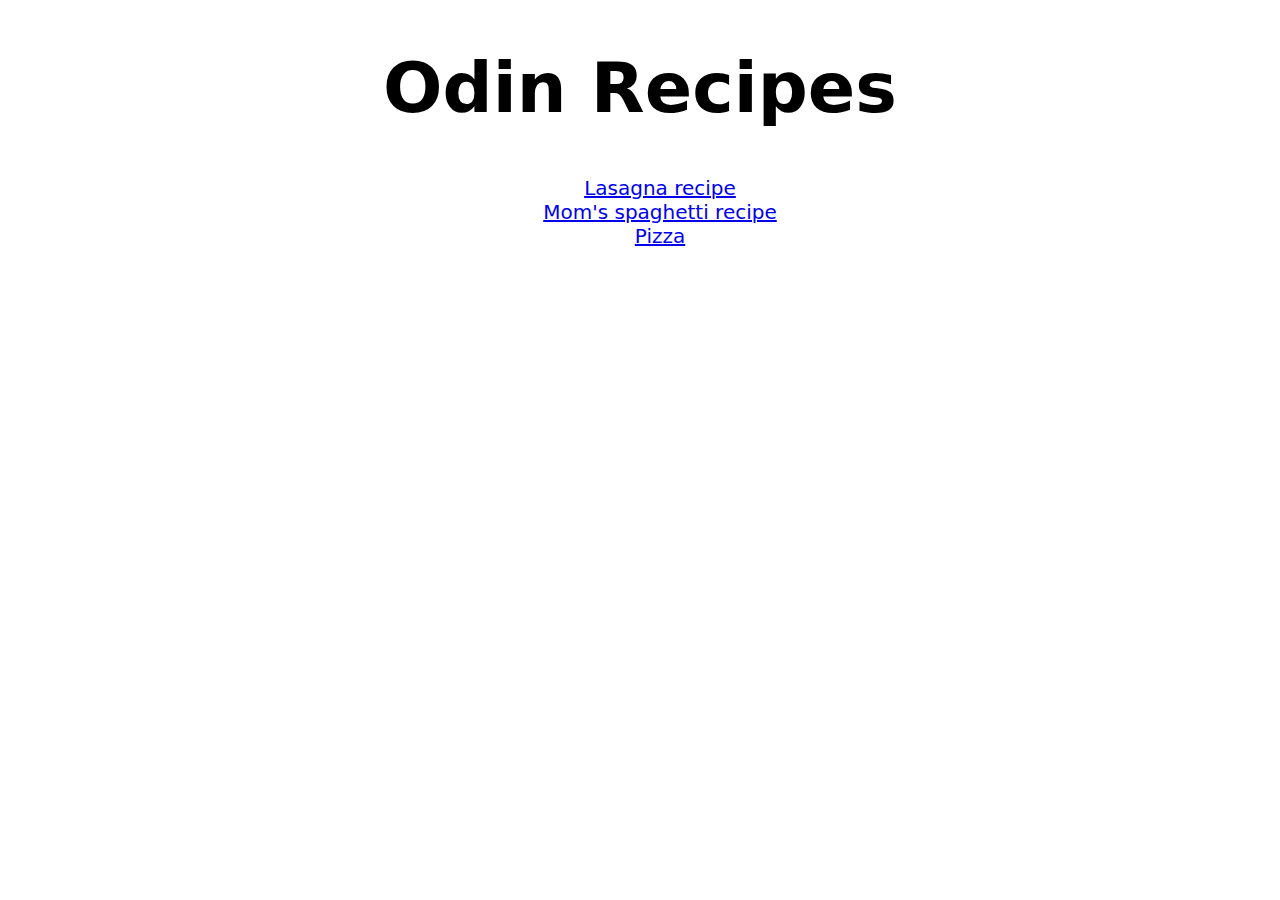
<file: index.html>
<!DOCTYPE html>
<html lang="en">
  <head>
    <meta charset="UTF-8">
    <meta name="viewport" content="width=device-width, initial-scale=1.0">
    <title>Odind Recipes</title>
    <link rel="stylesheet" href="./styles/index.css">
  </head>
  <body>
    <h1 id="main-title">Odin Recipes</h1>
    <ul id="main-list">
      <li>
        <a href="recipes/lasagna.html">Lasagna recipe</a>
      </li>
      <li>
        <a href="recipes/spaghetti.html">Mom's spaghetti recipe</a>
      </li>
      <li>
        <a href="recipes/pizza.html">Pizza</a>
      </li>
    </ul>
  </body>
</html>
</file>
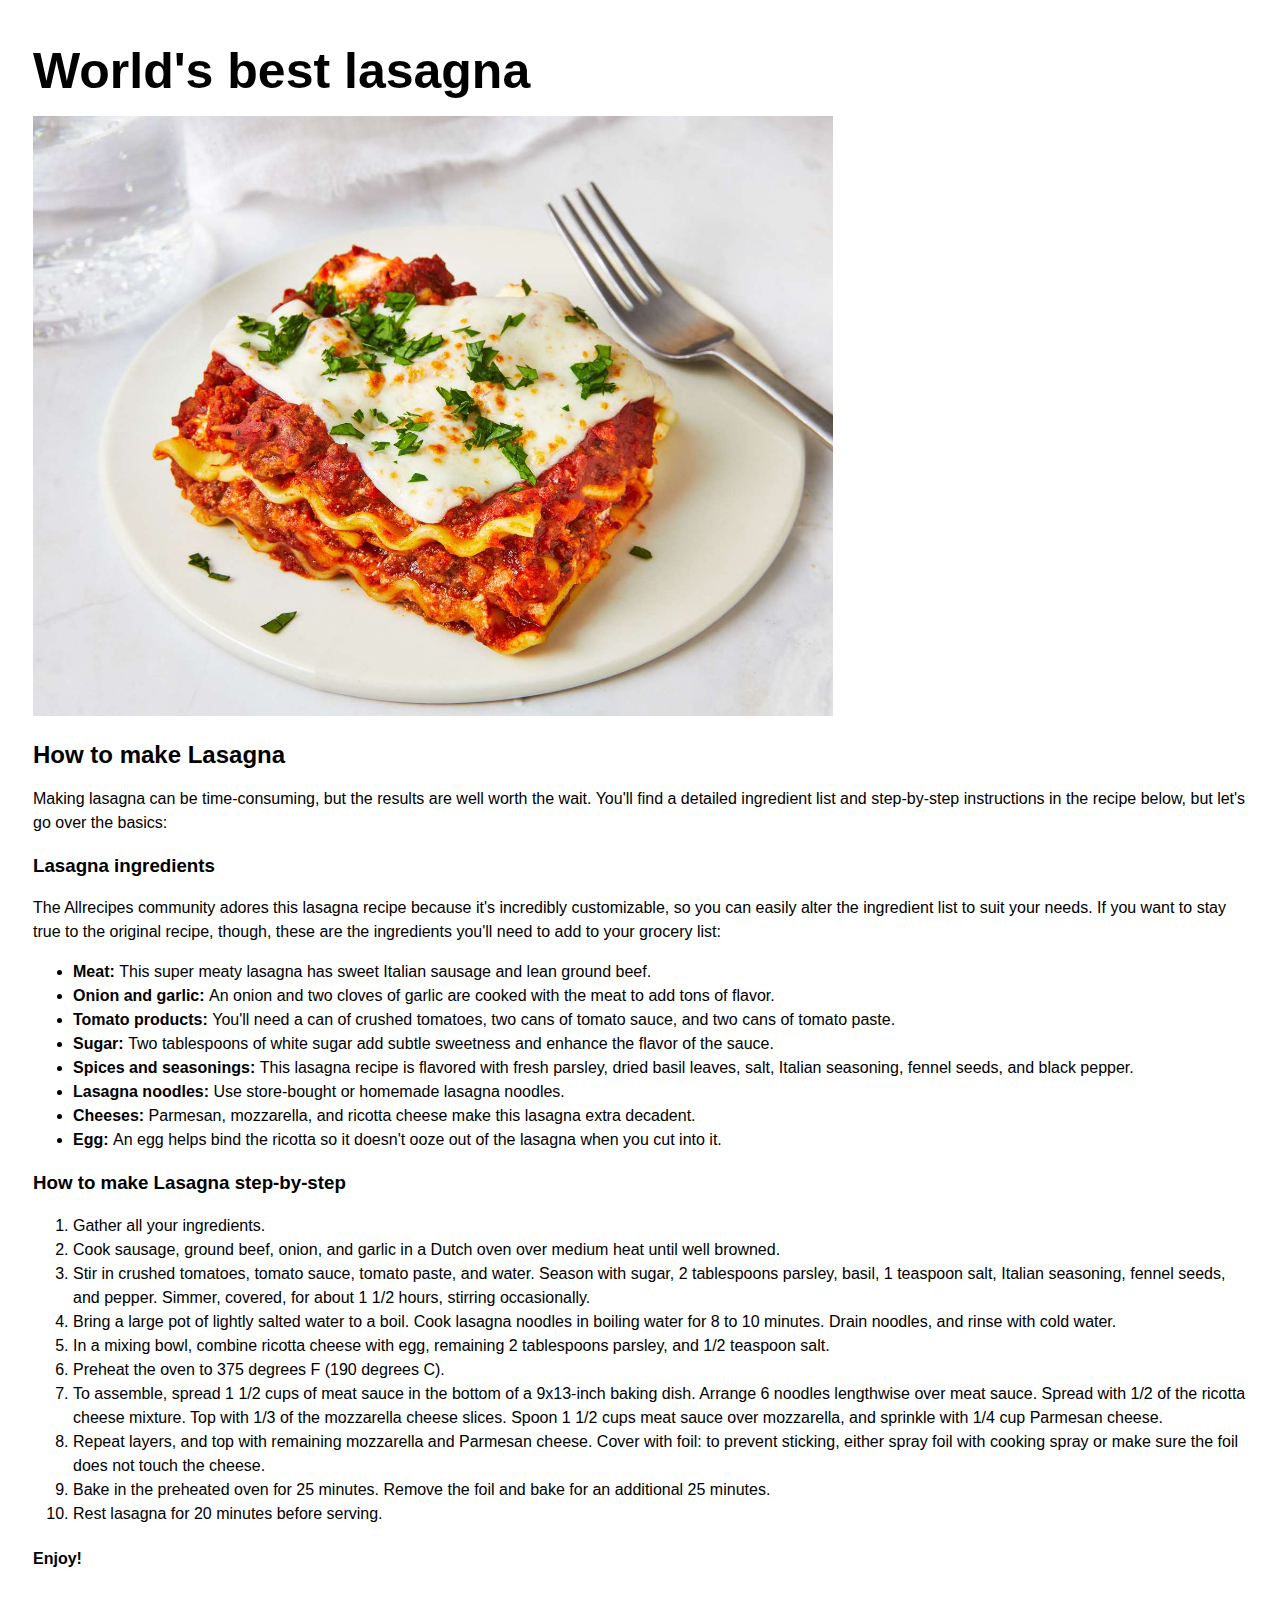
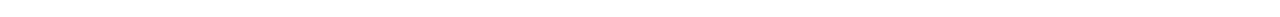
<file: recipes/lasagna.html>
<!DOCTYPE html>
<html lang="en">
  <head>
    <meta charset="UTF-8">
    <meta name="viewport" content="width=device-width, initial-scale=1.0">
    <title>Lasagna</title>
    <link rel="stylesheet" href="../styles/lasagna.css">
  </head>
  <body>
    <h1 class="title">World's best lasagna</h1>

    <img src="../images/lasagna.jpg" alt="an image of delicious lasagna">

    <h2>How to make Lasagna</h2>

    <p>Making lasagna can be time-consuming, but the results are well worth the wait. You'll find a detailed ingredient list and step-by-step instructions in the recipe below, but let's go over the basics:</p>

    <h3>Lasagna ingredients</h3>

    <p>The Allrecipes community adores this lasagna recipe because it's incredibly customizable, so you can easily alter the ingredient list to suit your needs. If you want to stay true to the original recipe, though, these are the ingredients you'll need to add to your grocery list:</p>

    <ul>
      <li>
        <strong>Meat: </strong>
        This super meaty lasagna has sweet Italian sausage and lean ground beef.
      </li>

      <li>
        <strong>Onion and garlic: </strong>
        An onion and two cloves of garlic are cooked with the meat to add tons of flavor.
      </li>

      <li>
        <strong>Tomato products: </strong>
        You'll need a can of crushed tomatoes, two cans of tomato sauce, and two cans of tomato paste.
      </li>

      <li>
        <strong>Sugar: </strong>
        Two tablespoons of white sugar add subtle sweetness and enhance the flavor of the sauce.
      </li>

      <li>
        <strong>Spices and seasonings: </strong>
        This lasagna recipe is flavored with fresh parsley, dried basil leaves, salt, Italian seasoning, fennel seeds, and black pepper.
      </li>

      <li>
        <strong>Lasagna noodles: </strong>
        Use store-bought or homemade lasagna noodles.
      </li>

      <li>
        <strong>Cheeses: </strong>
        Parmesan, mozzarella, and ricotta cheese make this lasagna extra decadent.
      </li>

      <li>
        <strong>Egg: </strong>
        An egg helps bind the ricotta so it doesn't ooze out of the lasagna when you cut into it.
      </li>
    </ul>

    <h3>How to make Lasagna step-by-step</h3>

    <ol>
      <li>
        Gather all your ingredients.
      </li>

      <li>
        Cook sausage, ground beef, onion, and garlic in a Dutch oven over medium heat until well browned.
      </li>

      <li>
        Stir in crushed tomatoes, tomato sauce, tomato paste, and water. Season with sugar, 2 tablespoons parsley, basil, 1 teaspoon salt, Italian seasoning, fennel seeds, and pepper. Simmer, covered, for about 1 1/2 hours, stirring occasionally.
      </li>

      <li>
        Bring a large pot of lightly salted water to a boil. Cook lasagna noodles in boiling water for 8 to 10 minutes. Drain noodles, and rinse with cold water.
      </li>

      <li>
        In a mixing bowl, combine ricotta cheese with egg, remaining 2 tablespoons parsley, and 1/2 teaspoon salt.
      </li>

      <li>
        Preheat the oven to 375 degrees F (190 degrees C).
      </li>

      <li>
        To assemble, spread 1 1/2 cups of meat sauce in the bottom of a 9x13-inch baking dish. Arrange 6 noodles lengthwise over meat sauce. Spread with 1/2 of the ricotta cheese mixture. Top with 1/3 of the mozzarella cheese slices. Spoon 1 1/2 cups meat sauce over mozzarella, and sprinkle with 1/4 cup Parmesan cheese.
      </li>

      <li>
        Repeat layers, and top with remaining mozzarella and Parmesan cheese. Cover with foil: to prevent sticking, either spray foil with cooking spray or make sure the foil does not touch the cheese.
      </li>

      <li>
        Bake in the preheated oven for 25 minutes. Remove the foil and bake for an additional 25 minutes.
      </li>

      <li>
        Rest lasagna for 20 minutes before serving.
      </li>
    </ol>

    <h4>Enjoy!</h4>
  </body>
</html>
</file>
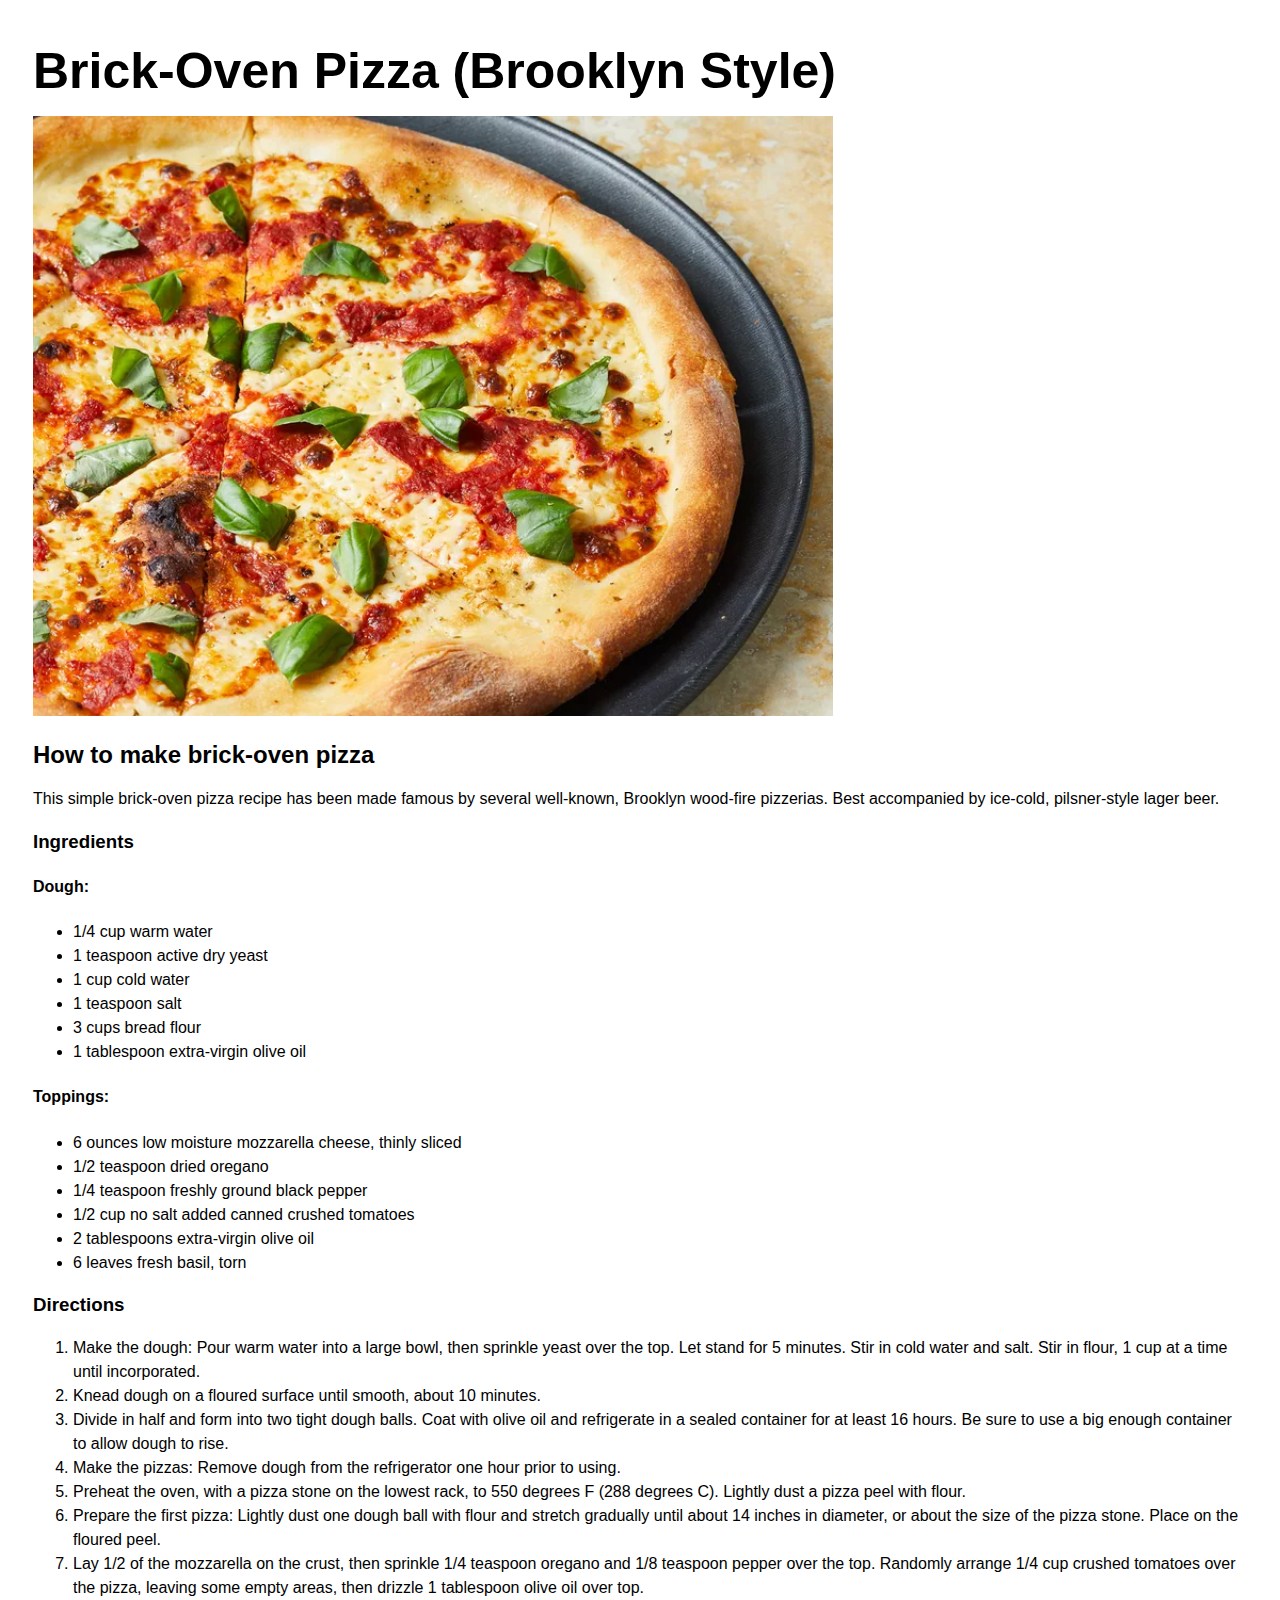
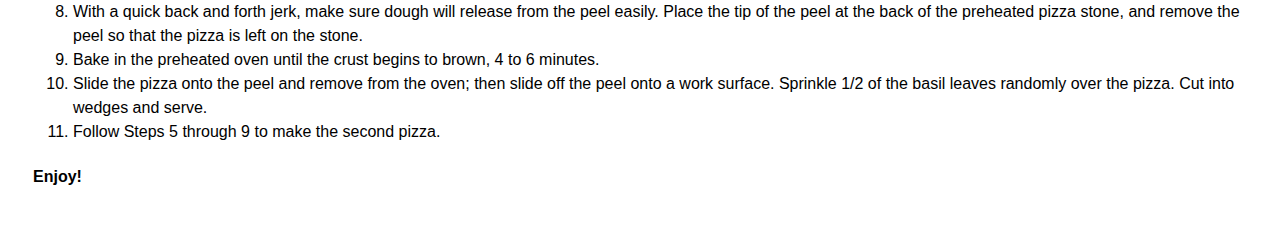
<file: recipes/pizza.html>
<!DOCTYPE html>
<html lang="en">
  <head>
    <meta charset="UTF-8">
    <meta name="viewport" content="width=device-width, initial-scale=1.0">
    <title>Pizza</title>
    <link rel="stylesheet" href="../styles/pizza.css">
  </head>
  <body>
    <h1 class="title">Brick-Oven Pizza (Brooklyn Style)</h1>

    <img src="../images/pizza.jpg" alt="an image of delicious pizza">

    <h2>How to make brick-oven pizza</h2>

    <p>
      This simple brick-oven pizza recipe has been made famous by several well-known, Brooklyn wood-fire pizzerias. Best accompanied by ice-cold, pilsner-style lager beer.
    </p>

    <h3>Ingredients</h3>

    <h4>Dough:</h4>

    <ul>
      <li>
        1/4 cup warm water</li>

      <li>
        1 teaspoon active dry yeast
      </li>

      <li>
        1 cup cold water
      </li>

      <li>
        1 teaspoon salt
      </li>

      <li>
        3 cups bread flour
      </li>

      <li>
        1 tablespoon extra-virgin olive oil
      </li>
    </ul>

    <h4>Toppings:</h4>

    <ul>
      <li>
        6 ounces low moisture mozzarella cheese, thinly sliced
      </li>

      <li>
        1/2 teaspoon dried oregano
      </li>

      <li>
        1/4 teaspoon freshly ground black pepper
      </li>

      <li>
        1/2 cup no salt added canned crushed tomatoes
      </li>

      <li>
        2 tablespoons extra-virgin olive oil
      </li>

      <li>
        6 leaves fresh basil, torn
      </li>
    </ul>

    <h3>Directions</h3>

    <ol>
      <li>
        Make the dough: Pour warm water into a large bowl, then sprinkle yeast over the top. Let stand for 5 minutes. Stir in cold water and salt. Stir in flour, 1 cup at a time until incorporated.
      </li>

      <li>
        Knead dough on a floured surface until smooth, about 10 minutes.
      </li>

      <li>
        Divide in half and form into two tight dough balls. Coat with olive oil and refrigerate in a sealed container for at least 16 hours. Be sure to use a big enough container to allow dough to rise.
      </li>

      <li>
        Make the pizzas: Remove dough from the refrigerator one hour prior to using.
      </li>

      <li>
        Preheat the oven, with a pizza stone on the lowest rack, to 550 degrees F (288 degrees C). Lightly dust a pizza peel with flour.
      </li>

      <li>
        Prepare the first pizza: Lightly dust one dough ball with flour and stretch gradually until about 14 inches in diameter, or about the size of the pizza stone. Place on the floured peel.
      </li>
      
      <li>
        Lay 1/2 of the mozzarella on the crust, then sprinkle 1/4 teaspoon oregano and 1/8 teaspoon pepper over the top. Randomly arrange 1/4 cup crushed tomatoes over the pizza, leaving some empty areas, then drizzle 1 tablespoon olive oil over top.
      </li>

      <li>
        With a quick back and forth jerk, make sure dough will release from the peel easily. Place the tip of the peel at the back of the preheated pizza stone, and remove the peel so that the pizza is left on the stone.
      </li>

      <li>
        Bake in the preheated oven until the crust begins to brown, 4 to 6 minutes.
      </li>

      <li>
        Slide the pizza onto the peel and remove from the oven; then slide off the peel onto a work surface. Sprinkle 1/2 of the basil leaves randomly over the pizza. Cut into wedges and serve.
      </li>

      <li>
        Follow Steps 5 through 9 to make the second pizza.
      </li>
    </ol>

    <h4>Enjoy!</h4>
  </body>
</html>
</file>
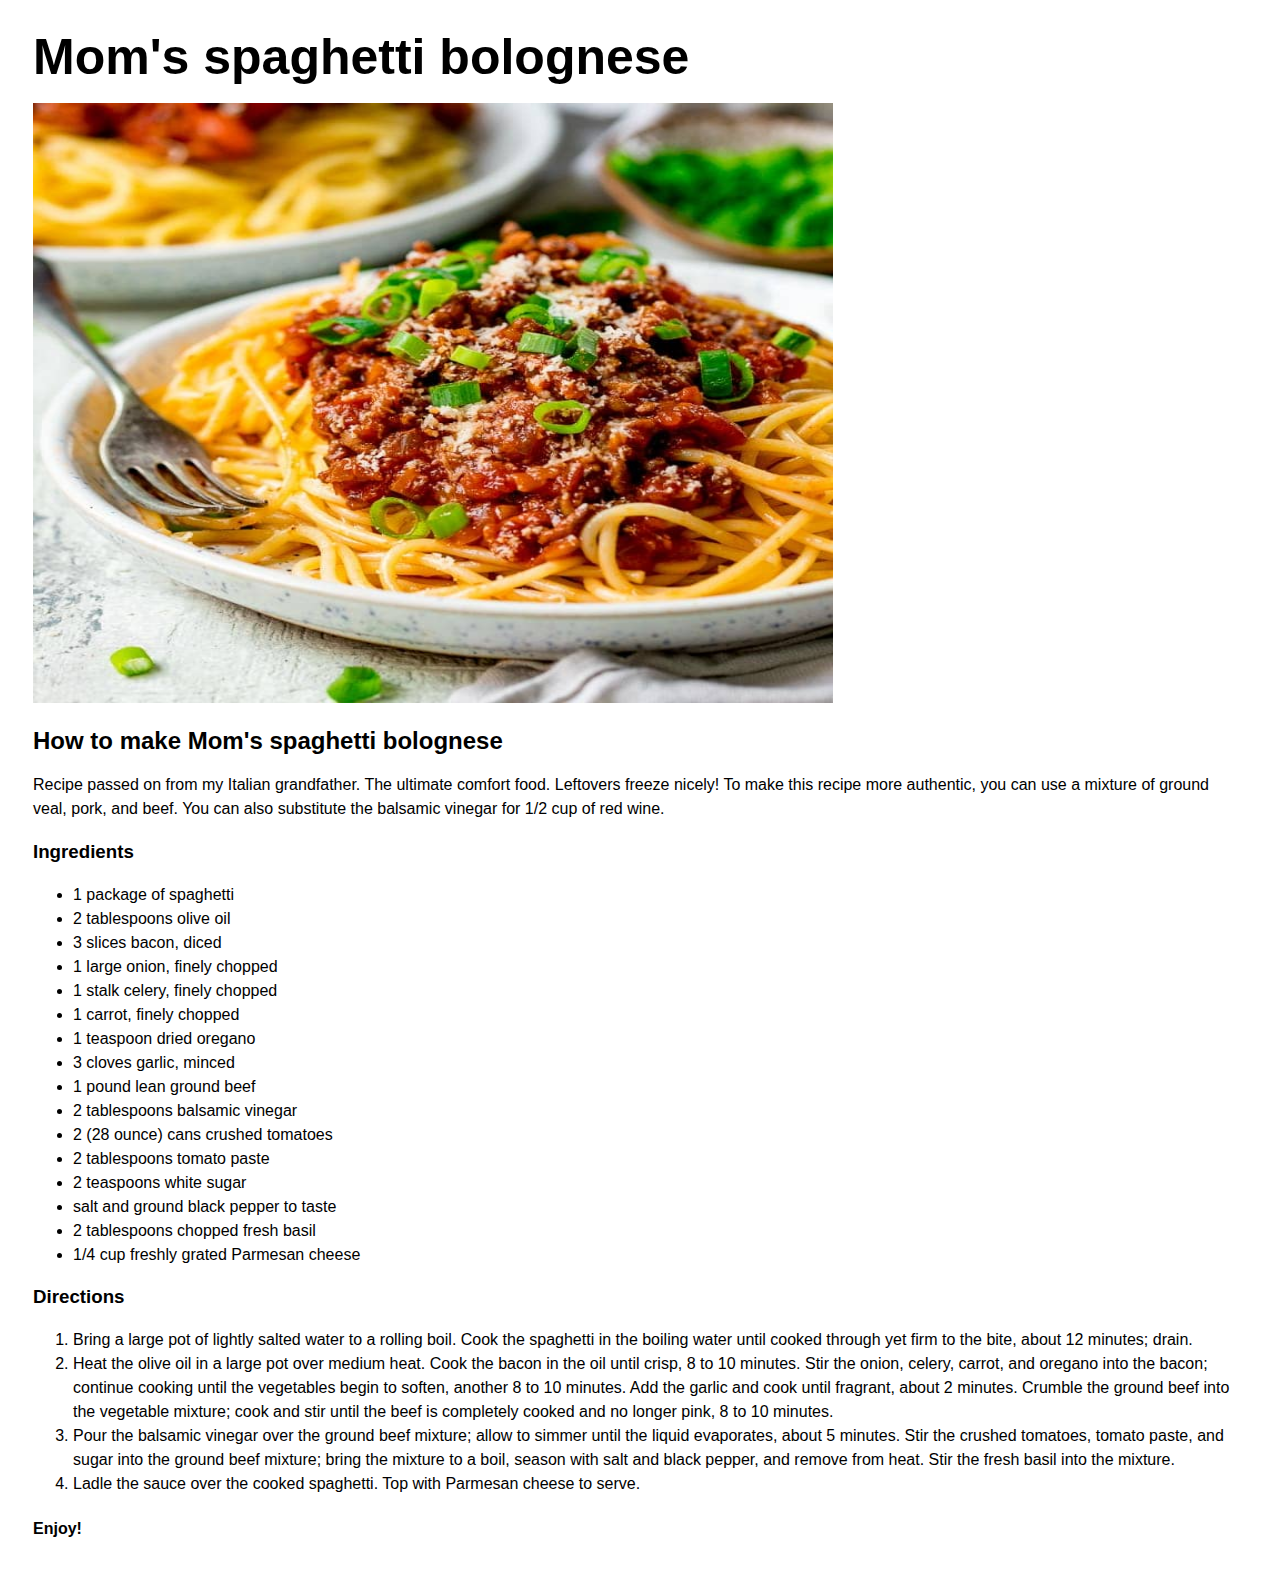
<file: recipes/spaghetti.html>
<!DOCTYPE html>
<html lang="en">
  <head>
    <meta charset="UTF-8">
    <meta name="viewport" content="width=device-width, initial-scale=1.0">
    <title>Spaghetti</title>
    <link rel="stylesheet" href="../styles/spaghetti.css">
  </head>
  <body>
    <h1 class="title">Mom's spaghetti bolognese</h1>

    <img src="../images/spaghetti.jpg" alt="an image of delicious spaghetti">

    <h2>How to make Mom's spaghetti bolognese</h2>

    <p>
      Recipe passed on from my Italian grandfather. The ultimate comfort food. Leftovers freeze nicely! To make this recipe more authentic, you can use a mixture of ground veal, pork, and beef. You can also substitute the balsamic vinegar for 1/2 cup of red wine.
    </p>

    <h3>Ingredients</h3>

    <ul>
      <li>
        1 package of spaghetti
      </li>

      <li>
        2 tablespoons olive oil
      </li>

      <li>
        3 slices bacon, diced
      </li>

      <li>
        1 large onion, finely chopped
      </li>

      <li>
        1 stalk celery, finely chopped
      </li>

      <li>
        1 carrot, finely chopped
      </li>

      <li>
        1 teaspoon dried oregano
      </li>

      <li>
        3 cloves garlic, minced
      </li>

      <li>
        1 pound lean ground beef
      </li>

      <li>
        2 tablespoons balsamic vinegar
      </li>

      <li>
        2 (28 ounce) cans crushed tomatoes
      </li>

      <li>
        2 tablespoons tomato paste
      </li>

      <li>
        2 teaspoons white sugar
      </li>

      <li>
        salt and ground black pepper to taste
      </li>

      <li>
        2 tablespoons chopped fresh basil
      </li>

      <li>
        1/4 cup freshly grated Parmesan cheese
      </li>
    </ul>

    <h3>Directions</h3>

    <ol>
      <li>
        Bring a large pot of lightly salted water to a rolling boil. Cook the spaghetti in the boiling water until cooked through yet firm to the bite, about 12 minutes; drain.
      </li>

      <li>
        Heat the olive oil in a large pot over medium heat. Cook the bacon in the oil until crisp, 8 to 10 minutes. Stir the onion, celery, carrot, and oregano into the bacon; continue cooking until the vegetables begin to soften, another 8 to 10 minutes. Add the garlic and cook until fragrant, about 2 minutes. Crumble the ground beef into the vegetable mixture; cook and stir until the beef is completely cooked and no longer pink, 8 to 10 minutes.
      </li>

      <li>
        Pour the balsamic vinegar over the ground beef mixture; allow to simmer until the liquid evaporates, about 5 minutes. Stir the crushed tomatoes, tomato paste, and sugar into the ground beef mixture; bring the mixture to a boil, season with salt and black pepper, and remove from heat. Stir the fresh basil into the mixture.
      </li>

      <li>
        Ladle the sauce over the cooked spaghetti. Top with Parmesan cheese to serve.
      </li>
    </ol>

    <h4>Enjoy!</h4>
  </body>
</html>
</file>
<file: styles/index.css>
html {
  font-family: system-ui, -apple-system, BlinkMacSystemFont, 'Segoe UI', Roboto, Oxygen, Ubuntu, Cantarell, 'Open Sans', 'Helvetica Neue', sans-serif;
  padding: 0px;
  margin: 0px;
}

#main-title {
  text-align: center;
  font-size: 70px;
}

#main-list {
  text-align: center;
  list-style-type: none;
  font-size: 20px;
}
</file>
<file: styles/lasagna.css>
html {
  font-family: Arial, Helvetica, sans-serif;
  line-height: 1.5rem;
  padding: 25px;
}

img {
  height: 600px;
  width: 800px;
}

.title {
  font-size: 50px;
}
</file>
<file: styles/pizza.css>
html {
  font-family: Arial, Helvetica, sans-serif;
  line-height: 1.5rem;
  padding: 25px;
}

img {
  height: 600px;
  width: 800px;
}

.title {
  font-size: 50px;
  
}
</file>
<file: styles/spaghetti.css>
html {
  font-family: Arial, Helvetica, sans-serif;
  line-height: 1.5rem;
  padding: 25px;
}

img {
  height: 600px;
  width: 800px;
}

.title {
  font-size: 50px;
  margin-top: 20px;
}
</file>
